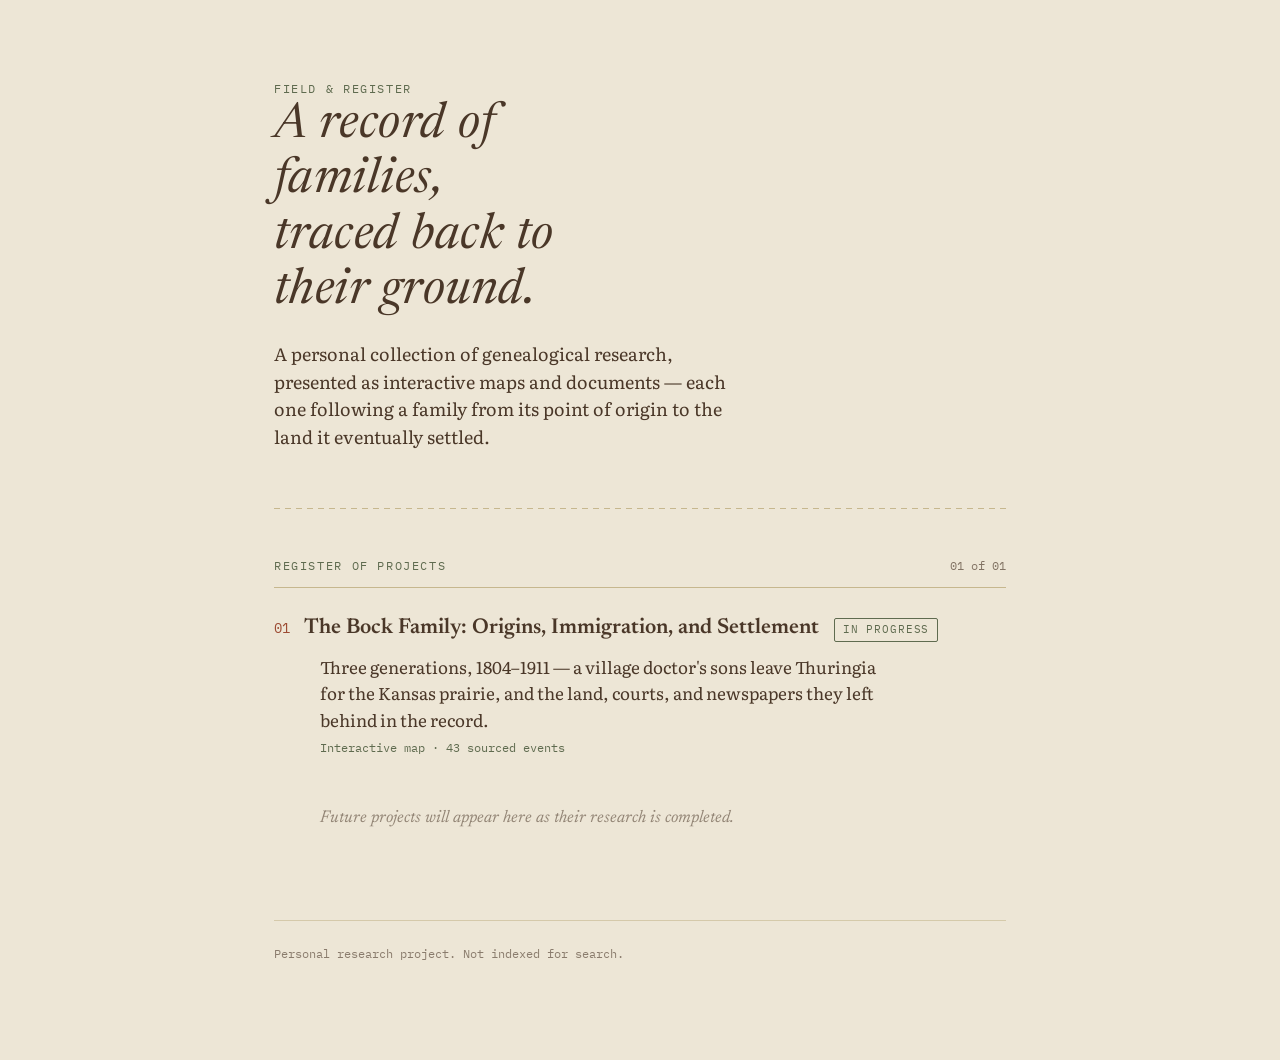
<file: index.html>
<!DOCTYPE html>
<html lang="en">
<head>
<meta charset="UTF-8">
<meta name="viewport" content="width=device-width, initial-scale=1.0">
<meta name="robots" content="noindex, nofollow">
<title>Field &amp; Register — Genealogical Research Projects</title>
<link rel="preconnect" href="https://fonts.googleapis.com">
<link href="https://fonts.googleapis.com/css2?family=Newsreader:ital,wght@0,400;0,600;1,400&family=Literata:wght@400;500&family=IBM+Plex+Mono:wght@400;500&display=swap" rel="stylesheet">
<link rel="stylesheet" href="assets/css/base.css">
<style>
  .wrap {
    max-width: 780px;
    margin: 0 auto;
    padding: 5rem 1.5rem 6rem;
  }

  header.hero {
    position: relative;
    padding-bottom: 2.5rem;
    margin-bottom: 3rem;
  }

  header.hero::after {
    content: "";
    position: absolute;
    left: 0; right: 0; bottom: 0;
    height: 1px;
    background: repeating-linear-gradient(to right, var(--line) 0 6px, transparent 6px 11px);
  }

  .hero h1 {
    font-size: clamp(2.1rem, 5vw, 3.1rem);
    font-style: italic;
    font-weight: 400;
    line-height: 1.12;
    max-width: 12ch;
  }

  .hero p.lede {
    font-size: 1.12rem;
    max-width: 46ch;
    color: var(--soil);
    margin-top: 1rem;
  }

  .register-label {
    display: flex;
    align-items: baseline;
    justify-content: space-between;
    margin: 3rem 0 0.75rem;
  }

  .register-label .eyebrow { color: var(--slate-green); }
  .register-label .count { font-family: var(--font-mono); font-size: 0.75rem; color: var(--soil); opacity: 0.65; }

  ul.registry { list-style: none; margin: 0; padding: 0; }

  li.entry {
    border-top: 1px solid var(--line);
    padding: 1.5rem 0;
  }
  li.entry:last-child { border-bottom: 1px solid var(--line); }

  .entry a.entry-link {
    display: block;
    text-decoration: none;
    color: inherit;
  }

  .entry-top {
    display: flex;
    align-items: baseline;
    gap: 0.9rem;
    flex-wrap: wrap;
  }

  .entry-number {
    font-family: var(--font-mono);
    font-size: 0.85rem;
    color: var(--rust);
    min-width: 2ch;
  }

  .entry-title {
    font-family: var(--font-display);
    font-size: 1.35rem;
    color: var(--soil);
    font-weight: 600;
  }

  .entry a.entry-link:hover .entry-title { color: var(--rust); text-decoration: underline; text-decoration-color: var(--line); text-underline-offset: 3px; }

  .status-tag {
    font-family: var(--font-mono);
    font-size: 0.68rem;
    letter-spacing: 0.08em;
    text-transform: uppercase;
    padding: 0.15rem 0.5rem;
    border: 1px solid var(--slate-green);
    color: var(--slate-green);
    border-radius: 2px;
  }

  .entry-desc {
    margin: 0.5rem 0 0 2.9rem;
    color: var(--soil);
    max-width: 56ch;
  }

  .entry-meta {
    margin: 0.35rem 0 0 2.9rem;
    font-family: var(--font-mono);
    font-size: 0.78rem;
    color: var(--slate-green);
  }

  .empty-slot {
    padding: 1.5rem 0 1.5rem 2.9rem;
    color: var(--soil);
    opacity: 0.55;
    font-style: italic;
    font-family: var(--font-display);
  }

  footer.site-footer {
    margin-top: 4rem;
    padding-top: 1.5rem;
    border-top: 1px solid var(--line);
    font-family: var(--font-mono);
    font-size: 0.75rem;
    color: var(--soil);
    opacity: 0.6;
  }
</style>
</head>
<body>
<div class="wrap">

  <header class="hero">
    <div class="eyebrow">Field &amp; Register</div>
    <h1>A record of families,<br>traced back to their ground.</h1>
    <p class="lede">A personal collection of genealogical research, presented as interactive maps and documents — each one following a family from its point of origin to the land it eventually settled.</p>
  </header>

  <div class="register-label">
    <span class="eyebrow">Register of Projects</span>
    <span class="count">01 of 01</span>
  </div>

  <ul class="registry">
    <li class="entry">
      <a class="entry-link" href="doschnitz-kansas/family-map/">
        <div class="entry-top">
          <span class="entry-number">01</span>
          <span class="entry-title">The Bock Family: Origins, Immigration, and Settlement</span>
          <span class="status-tag">In Progress</span>
        </div>
        <p class="entry-desc">Three generations, 1804–1911 — a village doctor's sons leave Thuringia for the Kansas prairie, and the land, courts, and newspapers they left behind in the record.</p>
        <p class="entry-meta">Interactive map · 43 sourced events</p>
      </a>
    </li>

    <li class="empty-slot">Future projects will appear here as their research is completed.</li>
  </ul>

  <footer class="site-footer">
    Personal research project. Not indexed for search.
  </footer>
</div>
</body>
</html>
</file>
<file: assets/css/base.css>
/* ============================================================
   Branch & Boundary — shared design tokens
   A genealogical-research site. Palette and type are drawn from
   the subject itself: aged land-office paper, plat-map hairlines,
   newspaper clippings, ink.
   ============================================================ */

:root {
  /* Color */
  --paper:        #EDE6D6;
  --paper-2:      #E3DAC4;
  --paper-dark:   #D8CBAA;
  --ink:          #241F19;
  --soil:         #4A3728;
  --rust:         #9C4B33;
  --rust-dark:    #7A3925;
  --wheat:        #AD8329;
  --wheat-light:  #D9B65D;
  --slate-green:  #5F6B4F;
  --line:         #C6B78E;
  --line-soft:    #DACFAE;
  --white-ish:    #FAF7EE;

  /* Type */
  --font-display: "Newsreader", "Iowan Old Style", Georgia, serif;
  --font-body:    "Literata", Georgia, serif;
  --font-mono:    "IBM Plex Mono", "SFMono-Regular", Menlo, monospace;

  --radius: 3px;
}

* { box-sizing: border-box; }

html { scroll-behavior: smooth; }

body {
  margin: 0;
  background: var(--paper);
  color: var(--ink);
  font-family: var(--font-body);
  font-size: 17px;
  line-height: 1.55;
  -webkit-font-smoothing: antialiased;
}

h1, h2, h3, h4 {
  font-family: var(--font-display);
  color: var(--soil);
  font-weight: 600;
  margin: 0 0 0.4em 0;
  letter-spacing: 0.01em;
}

a { color: var(--rust-dark); }
a:hover { color: var(--rust); }

.eyebrow {
  font-family: var(--font-mono);
  font-size: 0.72rem;
  letter-spacing: 0.14em;
  text-transform: uppercase;
  color: var(--slate-green);
}

.hairline {
  border: none;
  border-top: 1px solid var(--line);
  margin: 1.5rem 0;
}

/* focus visibility (accessibility floor) */
a:focus-visible, button:focus-visible, [tabindex]:focus-visible {
  outline: 2px solid var(--rust);
  outline-offset: 2px;
}

@media (prefers-reduced-motion: reduce) {
  *, *::before, *::after {
    animation-duration: 0.001ms !important;
    animation-iteration-count: 1 !important;
    transition-duration: 0.001ms !important;
    scroll-behavior: auto !important;
  }
}

.visually-hidden {
  position: absolute;
  width: 1px; height: 1px;
  overflow: hidden;
  clip: rect(0 0 0 0);
  white-space: nowrap;
}
</file>
